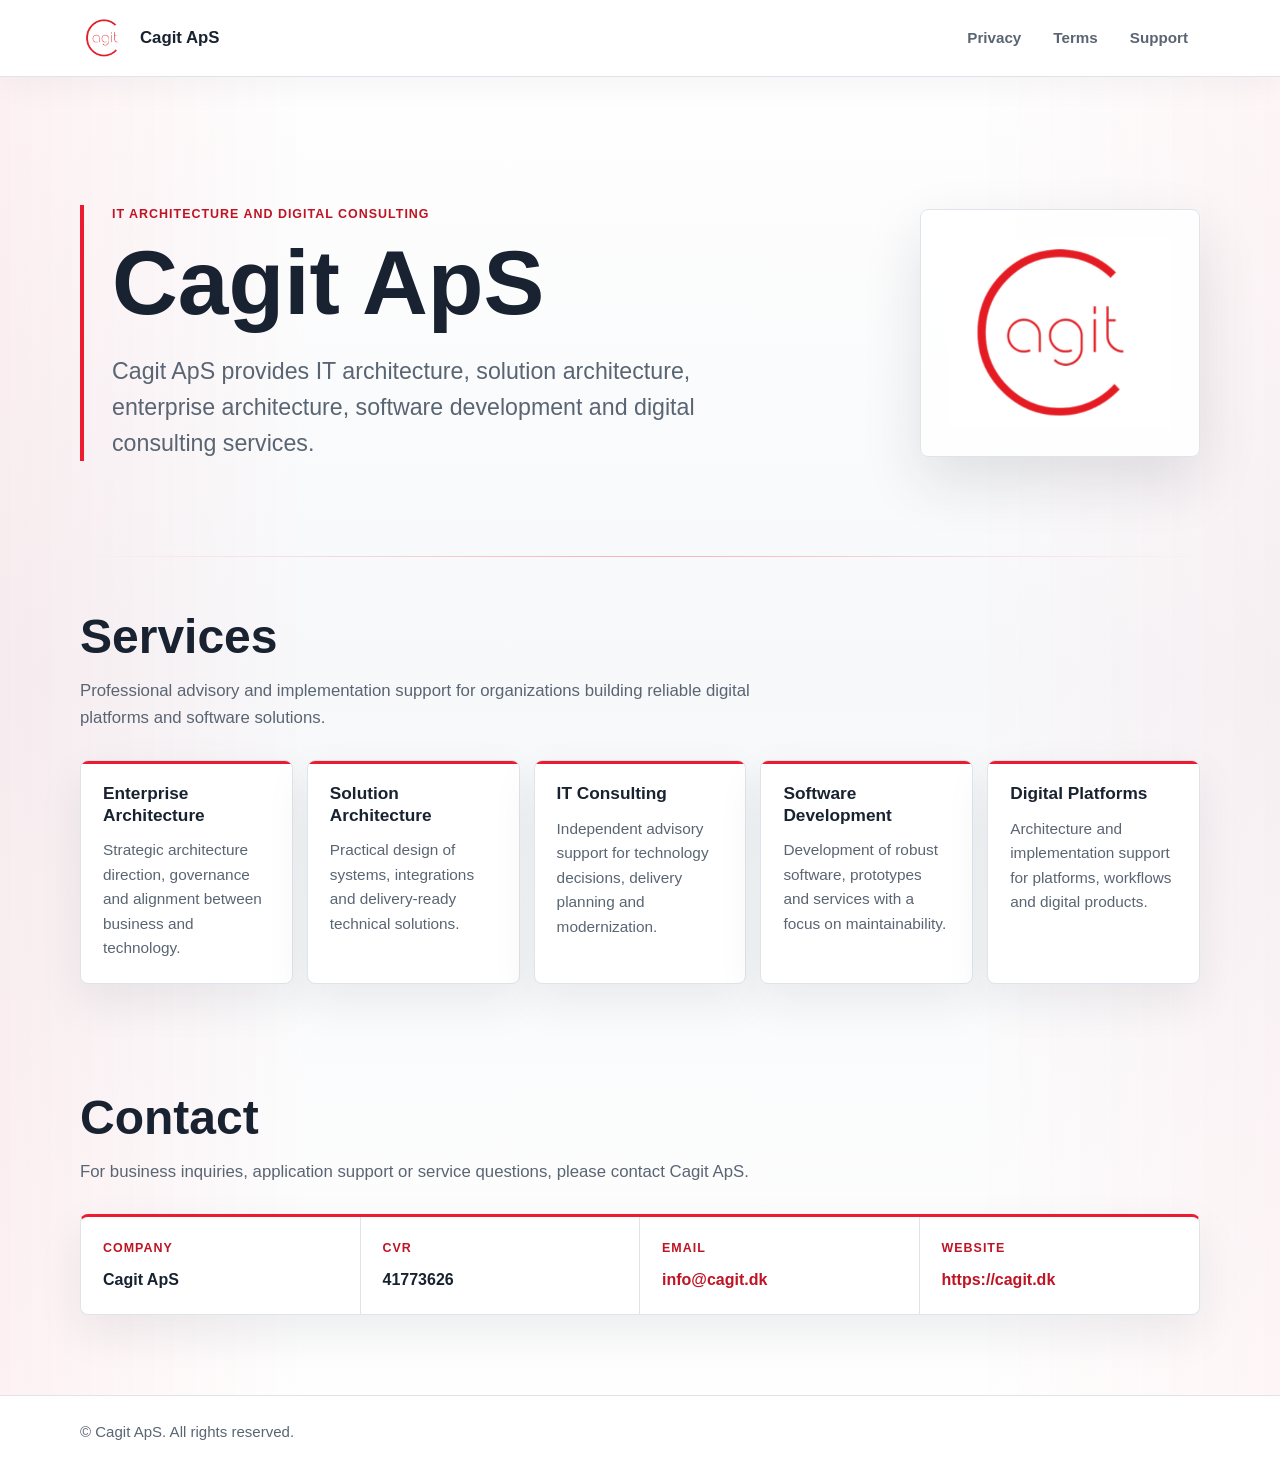
<file: index.html>
<!doctype html>
<html lang="en">
  <head>
    <meta charset="utf-8">
    <meta name="viewport" content="width=device-width, initial-scale=1">
    <meta
      name="description"
      content="Cagit ApS provides IT architecture, solution architecture, enterprise architecture, software development and digital consulting services."
    >
    <title>Cagit ApS | IT Architecture and Digital Consulting</title>
    <link rel="stylesheet" href="styles.css">
  </head>
  <body>
    <header class="site-header">
      <nav class="nav" aria-label="Primary navigation">
        <a class="brand" href="index.html" aria-label="Cagit ApS home">
          <img class="brand-logo" src="assets/logo.png" alt="Cagit ApS logo">
          <span>Cagit ApS</span>
        </a>
        <div class="nav-links">
          <a href="privacy.html">Privacy</a>
          <a href="terms.html">Terms</a>
          <a href="support.html">Support</a>
        </div>
      </nav>
    </header>

    <main>
      <section class="hero">
        <div class="hero-copy">
          <p class="eyebrow">IT Architecture and Digital Consulting</p>
          <h1>Cagit ApS</h1>
          <p class="lead">
            Cagit ApS provides IT architecture, solution architecture, enterprise
            architecture, software development and digital consulting services.
          </p>
        </div>
        <img class="hero-logo" src="assets/logo.png" alt="" aria-hidden="true">
      </section>

      <section class="section" aria-labelledby="services-title">
        <div class="section-header">
          <h2 id="services-title">Services</h2>
          <p>
            Professional advisory and implementation support for organizations
            building reliable digital platforms and software solutions.
          </p>
        </div>

        <div class="service-grid">
          <article class="service-card">
            <h3>Enterprise Architecture</h3>
            <p>Strategic architecture direction, governance and alignment between business and technology.</p>
          </article>
          <article class="service-card">
            <h3>Solution Architecture</h3>
            <p>Practical design of systems, integrations and delivery-ready technical solutions.</p>
          </article>
          <article class="service-card">
            <h3>IT Consulting</h3>
            <p>Independent advisory support for technology decisions, delivery planning and modernization.</p>
          </article>
          <article class="service-card">
            <h3>Software Development</h3>
            <p>Development of robust software, prototypes and services with a focus on maintainability.</p>
          </article>
          <article class="service-card">
            <h3>Digital Platforms</h3>
            <p>Architecture and implementation support for platforms, workflows and digital products.</p>
          </article>
        </div>
      </section>

      <section class="section contact-section" aria-labelledby="contact-title">
        <div class="section-header">
          <h2 id="contact-title">Contact</h2>
          <p>For business inquiries, application support or service questions, please contact Cagit ApS.</p>
        </div>

        <dl class="contact-list">
          <div>
            <dt>Company</dt>
            <dd>Cagit ApS</dd>
          </div>
          <div>
            <dt>CVR</dt>
            <dd>41773626</dd>
          </div>
          <div>
            <dt>Email</dt>
            <dd><a href="mailto:info@cagit.dk">info@cagit.dk</a></dd>
          </div>
          <div>
            <dt>Website</dt>
            <dd><a href="https://cagit.dk">https://cagit.dk</a></dd>
          </div>
        </dl>
      </section>
    </main>

    <footer class="site-footer">
      <p>© Cagit ApS. All rights reserved.</p>
    </footer>
  </body>
</html>
</file>
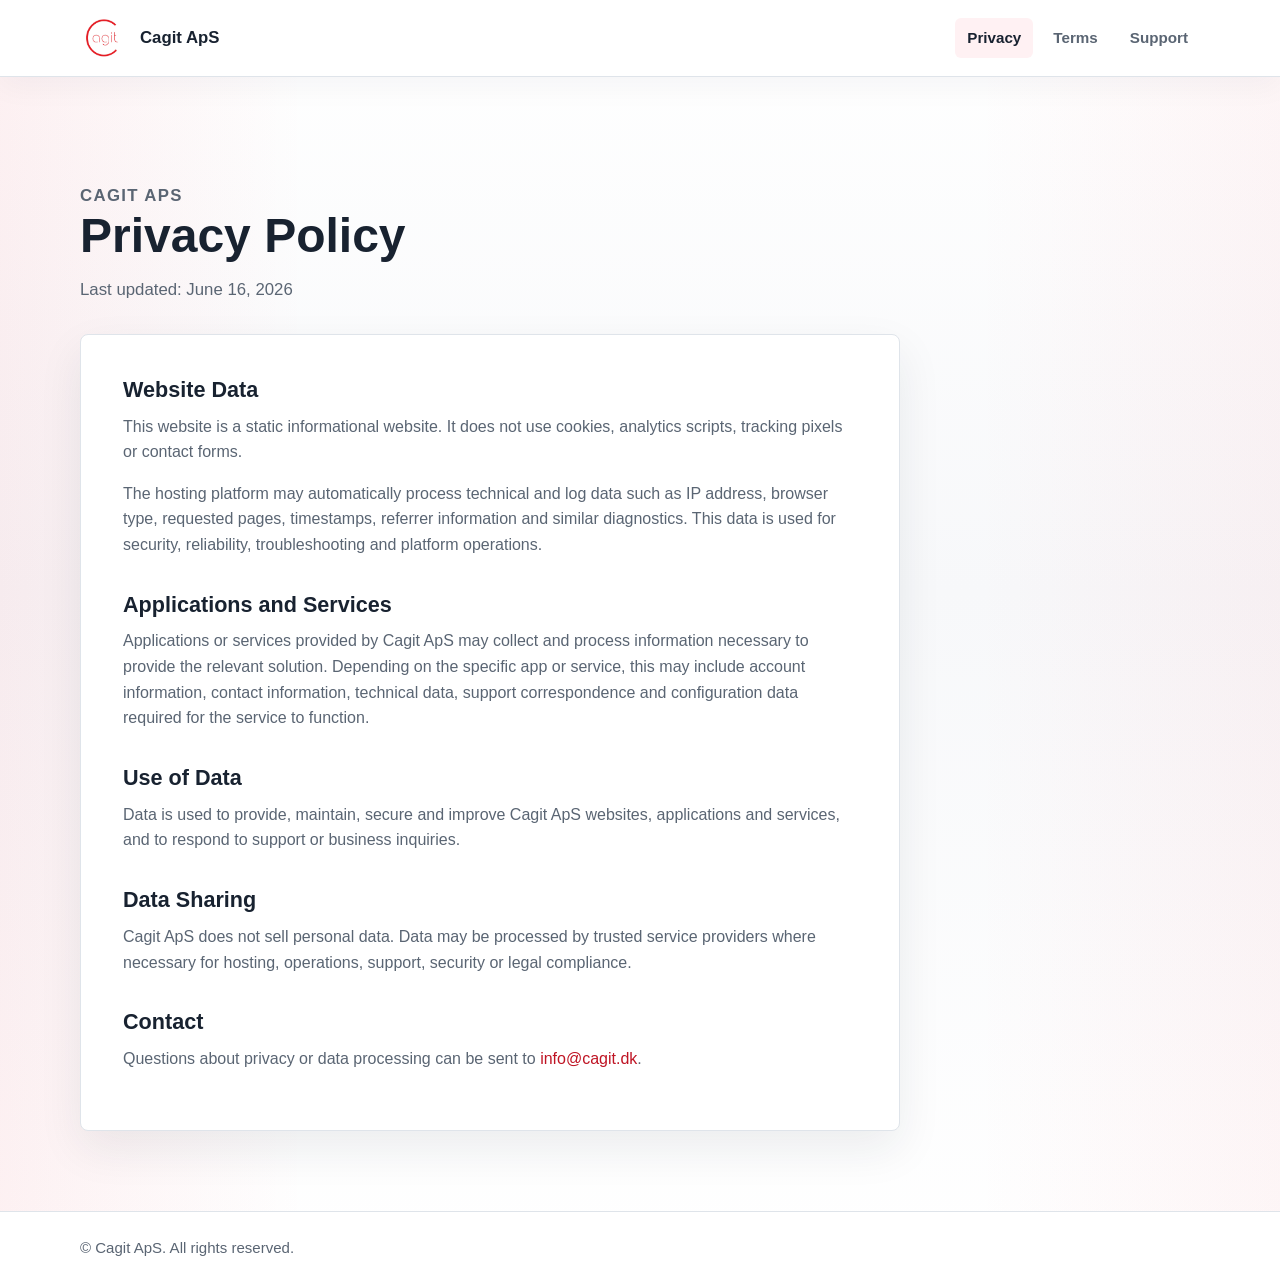
<file: privacy.html>
<!doctype html>
<html lang="en">
  <head>
    <meta charset="utf-8">
    <meta name="viewport" content="width=device-width, initial-scale=1">
    <meta name="description" content="Privacy Policy for Cagit ApS.">
    <title>Privacy Policy | Cagit ApS</title>
    <link rel="stylesheet" href="styles.css">
  </head>
  <body>
    <header class="site-header">
      <nav class="nav" aria-label="Primary navigation">
        <a class="brand" href="index.html" aria-label="Cagit ApS home">
          <img class="brand-logo" src="assets/logo.png" alt="Cagit ApS logo">
          <span>Cagit ApS</span>
        </a>
        <div class="nav-links">
          <a aria-current="page" href="privacy.html">Privacy</a>
          <a href="terms.html">Terms</a>
          <a href="support.html">Support</a>
        </div>
      </nav>
    </header>

    <main class="legal-page">
      <section class="page-title">
        <p class="eyebrow">Cagit ApS</p>
        <h1>Privacy Policy</h1>
        <p>Last updated: June 16, 2026</p>
      </section>

      <section class="legal-content">
        <h2>Website Data</h2>
        <p>
          This website is a static informational website. It does not use cookies,
          analytics scripts, tracking pixels or contact forms.
        </p>
        <p>
          The hosting platform may automatically process technical and log data
          such as IP address, browser type, requested pages, timestamps, referrer
          information and similar diagnostics. This data is used for security,
          reliability, troubleshooting and platform operations.
        </p>

        <h2>Applications and Services</h2>
        <p>
          Applications or services provided by Cagit ApS may collect and process
          information necessary to provide the relevant solution. Depending on the
          specific app or service, this may include account information, contact
          information, technical data, support correspondence and configuration
          data required for the service to function.
        </p>

        <h2>Use of Data</h2>
        <p>
          Data is used to provide, maintain, secure and improve Cagit ApS websites,
          applications and services, and to respond to support or business inquiries.
        </p>

        <h2>Data Sharing</h2>
        <p>
          Cagit ApS does not sell personal data. Data may be processed by trusted
          service providers where necessary for hosting, operations, support,
          security or legal compliance.
        </p>

        <h2>Contact</h2>
        <p>
          Questions about privacy or data processing can be sent to
          <a href="mailto:info@cagit.dk">info@cagit.dk</a>.
        </p>
      </section>
    </main>

    <footer class="site-footer">
      <p>© Cagit ApS. All rights reserved.</p>
    </footer>
  </body>
</html>
</file>
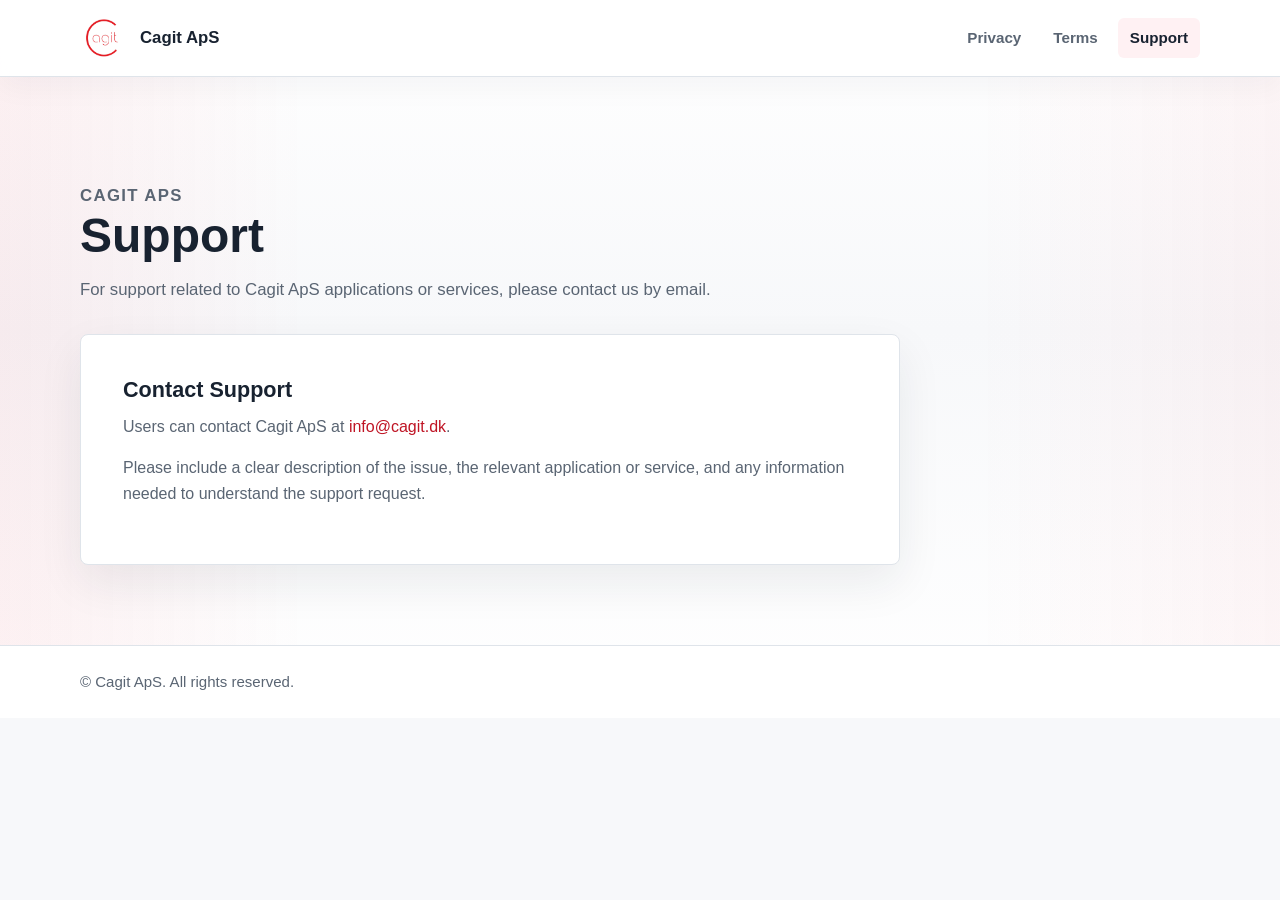
<file: support.html>
<!doctype html>
<html lang="en">
  <head>
    <meta charset="utf-8">
    <meta name="viewport" content="width=device-width, initial-scale=1">
    <meta name="description" content="Support information for Cagit ApS applications and services.">
    <title>Support | Cagit ApS</title>
    <link rel="stylesheet" href="styles.css">
  </head>
  <body>
    <header class="site-header">
      <nav class="nav" aria-label="Primary navigation">
        <a class="brand" href="index.html" aria-label="Cagit ApS home">
          <img class="brand-logo" src="assets/logo.png" alt="Cagit ApS logo">
          <span>Cagit ApS</span>
        </a>
        <div class="nav-links">
          <a href="privacy.html">Privacy</a>
          <a href="terms.html">Terms</a>
          <a aria-current="page" href="support.html">Support</a>
        </div>
      </nav>
    </header>

    <main class="legal-page">
      <section class="page-title">
        <p class="eyebrow">Cagit ApS</p>
        <h1>Support</h1>
        <p>For support related to Cagit ApS applications or services, please contact us by email.</p>
      </section>

      <section class="legal-content">
        <h2>Contact Support</h2>
        <p>
          Users can contact Cagit ApS at
          <a href="mailto:info@cagit.dk">info@cagit.dk</a>.
        </p>
        <p>
          Please include a clear description of the issue, the relevant application
          or service, and any information needed to understand the support request.
        </p>
      </section>
    </main>

    <footer class="site-footer">
      <p>© Cagit ApS. All rights reserved.</p>
    </footer>
  </body>
</html>
</file>
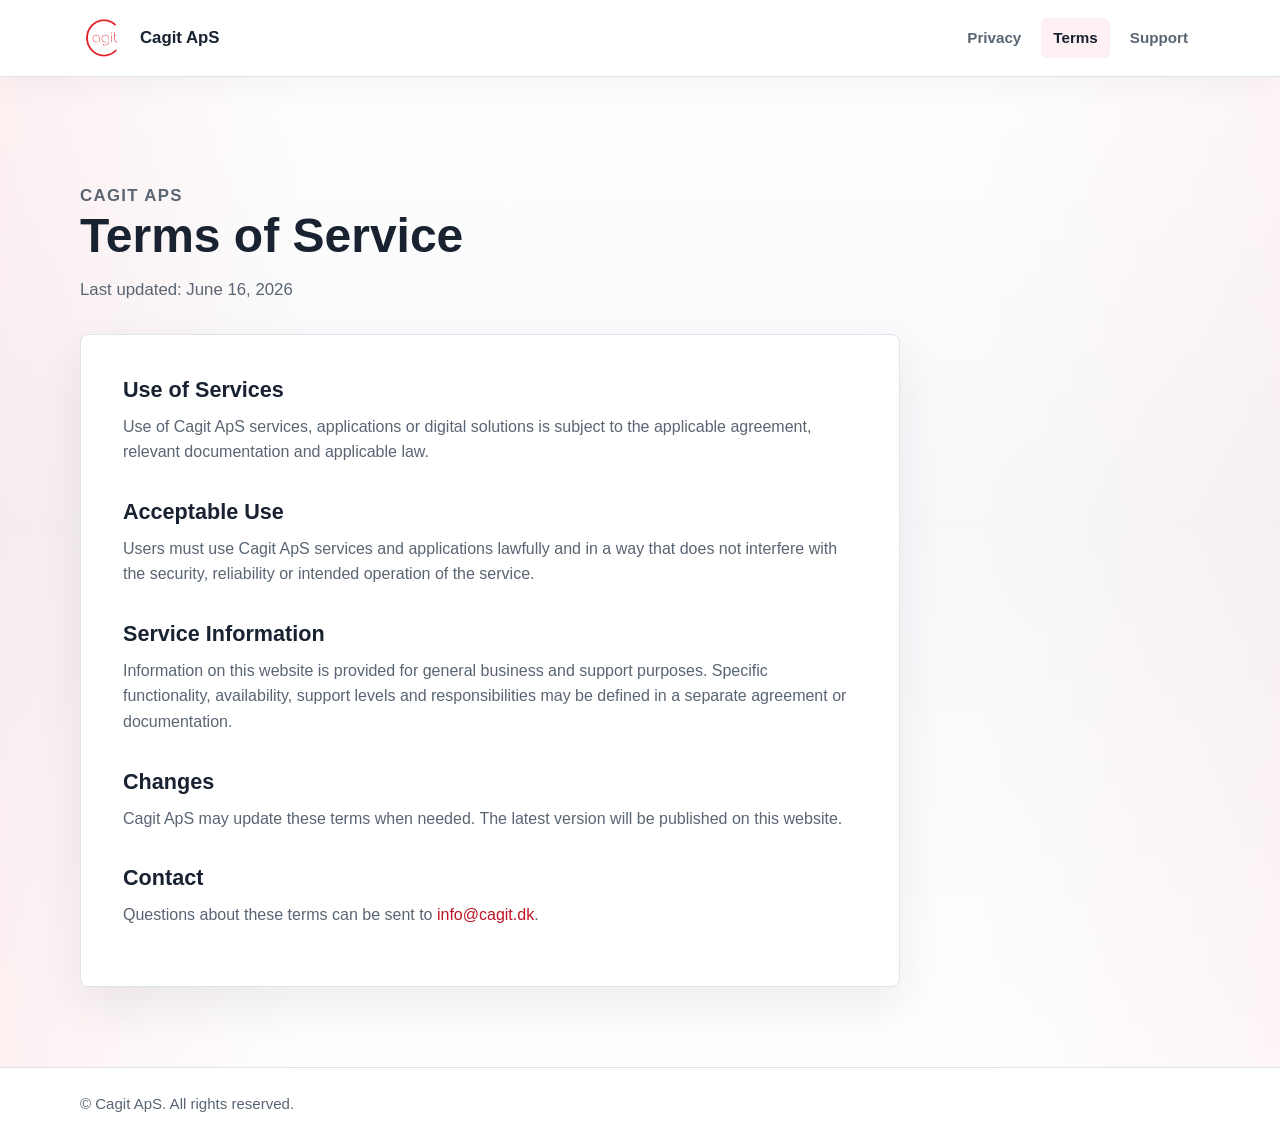
<file: terms.html>
<!doctype html>
<html lang="en">
  <head>
    <meta charset="utf-8">
    <meta name="viewport" content="width=device-width, initial-scale=1">
    <meta name="description" content="Terms of Service for Cagit ApS applications and services.">
    <title>Terms of Service | Cagit ApS</title>
    <link rel="stylesheet" href="styles.css">
  </head>
  <body>
    <header class="site-header">
      <nav class="nav" aria-label="Primary navigation">
        <a class="brand" href="index.html" aria-label="Cagit ApS home">
          <img class="brand-logo" src="assets/logo.png" alt="Cagit ApS logo">
          <span>Cagit ApS</span>
        </a>
        <div class="nav-links">
          <a href="privacy.html">Privacy</a>
          <a aria-current="page" href="terms.html">Terms</a>
          <a href="support.html">Support</a>
        </div>
      </nav>
    </header>

    <main class="legal-page">
      <section class="page-title">
        <p class="eyebrow">Cagit ApS</p>
        <h1>Terms of Service</h1>
        <p>Last updated: June 16, 2026</p>
      </section>

      <section class="legal-content">
        <h2>Use of Services</h2>
        <p>
          Use of Cagit ApS services, applications or digital solutions is subject
          to the applicable agreement, relevant documentation and applicable law.
        </p>

        <h2>Acceptable Use</h2>
        <p>
          Users must use Cagit ApS services and applications lawfully and in a way
          that does not interfere with the security, reliability or intended
          operation of the service.
        </p>

        <h2>Service Information</h2>
        <p>
          Information on this website is provided for general business and support
          purposes. Specific functionality, availability, support levels and
          responsibilities may be defined in a separate agreement or documentation.
        </p>

        <h2>Changes</h2>
        <p>
          Cagit ApS may update these terms when needed. The latest version will be
          published on this website.
        </p>

        <h2>Contact</h2>
        <p>
          Questions about these terms can be sent to
          <a href="mailto:info@cagit.dk">info@cagit.dk</a>.
        </p>
      </section>
    </main>

    <footer class="site-footer">
      <p>© Cagit ApS. All rights reserved.</p>
    </footer>
  </body>
</html>
</file>
<file: styles.css>
:root {
  --background: #f7f8fa;
  --surface: #ffffff;
  --surface-muted: #f1f3f6;
  --text: #182230;
  --muted: #5a6573;
  --border: #dfe4ea;
  --accent: #ed1b2f;
  --accent-dark: #bf1424;
  --accent-soft: #fff1f3;
  --shadow: 0 18px 45px rgba(24, 34, 48, 0.08);
  --shadow-strong: 0 24px 60px rgba(24, 34, 48, 0.12);
}

* {
  box-sizing: border-box;
}

html {
  background: var(--background);
}

body {
  margin: 0;
  color: var(--text);
  font-family: -apple-system, BlinkMacSystemFont, "Segoe UI", Roboto, Helvetica, Arial, sans-serif;
  line-height: 1.6;
  background:
    linear-gradient(90deg, rgba(237, 27, 47, 0.06), transparent 24%, transparent 76%, rgba(237, 27, 47, 0.04)),
    linear-gradient(180deg, #ffffff 0%, var(--background) 46%, #ffffff 100%);
}

a {
  color: var(--accent-dark);
  text-decoration: none;
}

a:hover {
  text-decoration: underline;
}

.site-header {
  position: sticky;
  top: 0;
  z-index: 10;
  background: rgba(255, 255, 255, 0.94);
  border-bottom: 1px solid var(--border);
  box-shadow: 0 10px 30px rgba(24, 34, 48, 0.04);
  backdrop-filter: blur(12px);
}

.nav {
  display: flex;
  align-items: center;
  justify-content: space-between;
  gap: 24px;
  width: min(1120px, calc(100% - 40px));
  margin: 0 auto;
  padding: 14px 0;
}

.brand {
  display: inline-flex;
  align-items: center;
  gap: 12px;
  min-width: 0;
  color: var(--text);
  font-size: 1.05rem;
  font-weight: 700;
}

.brand:hover {
  text-decoration: none;
}

.brand-logo {
  width: 48px;
  height: 48px;
  object-fit: contain;
}

.nav-links {
  display: flex;
  align-items: center;
  justify-content: flex-end;
  gap: 8px;
  flex-wrap: wrap;
}

.nav-links a {
  display: inline-flex;
  align-items: center;
  min-height: 40px;
  padding: 8px 12px;
  border-radius: 6px;
  color: var(--muted);
  font-size: 0.95rem;
  font-weight: 600;
}

.nav-links a:hover,
.nav-links a[aria-current="page"] {
  color: var(--text);
  background: var(--accent-soft);
  text-decoration: none;
}

.hero {
  position: relative;
  display: grid;
  grid-template-columns: minmax(0, 1fr) minmax(180px, 300px);
  align-items: center;
  gap: clamp(28px, 6vw, 72px);
  width: min(1120px, calc(100% - 40px));
  margin: 0 auto;
  padding: clamp(72px, 10vw, 128px) 0 clamp(54px, 8vw, 96px);
}

.hero::after {
  position: absolute;
  right: 0;
  bottom: 0;
  left: 0;
  height: 1px;
  background: linear-gradient(90deg, transparent, rgba(237, 27, 47, 0.32), transparent);
  content: "";
}

.hero-copy {
  max-width: 760px;
  padding-left: clamp(18px, 3vw, 28px);
  border-left: 4px solid var(--accent);
}

.eyebrow {
  margin: 0 0 14px;
  color: var(--accent-dark);
  font-size: 0.78rem;
  font-weight: 800;
  letter-spacing: 0.08em;
  text-transform: uppercase;
}

h1,
h2,
h3,
p {
  overflow-wrap: anywhere;
}

h1 {
  margin: 0;
  font-size: clamp(3rem, 8vw, 5.7rem);
  line-height: 0.95;
  letter-spacing: 0;
}

.lead {
  max-width: 680px;
  margin: 28px 0 0;
  color: var(--muted);
  font-size: clamp(1.15rem, 2.1vw, 1.45rem);
  line-height: 1.55;
}

.hero-logo {
  justify-self: end;
  width: min(100%, 280px);
  height: auto;
  padding: 28px;
  background: rgba(255, 255, 255, 0.88);
  border: 1px solid var(--border);
  border-radius: 8px;
  box-shadow: var(--shadow-strong);
}

.section,
.legal-page {
  width: min(1120px, calc(100% - 40px));
  margin: 0 auto;
}

.section {
  padding: 54px 0;
}

.section-header {
  max-width: 720px;
  margin-bottom: 28px;
}

.section-header h2,
.page-title h1 {
  margin: 0;
  font-size: clamp(2rem, 4vw, 3rem);
  line-height: 1.1;
  letter-spacing: 0;
}

.section-header p,
.page-title p {
  margin: 14px 0 0;
  color: var(--muted);
  font-size: 1.05rem;
}

.service-grid {
  display: grid;
  grid-template-columns: repeat(5, minmax(0, 1fr));
  gap: 14px;
}

.service-card,
.contact-list,
.legal-content {
  background: var(--surface);
  border: 1px solid var(--border);
  border-radius: 8px;
  box-shadow: var(--shadow);
}

.service-card {
  position: relative;
  overflow: hidden;
  min-height: 210px;
  padding: 22px;
  transition: transform 160ms ease, box-shadow 160ms ease, border-color 160ms ease;
}

.service-card::before {
  position: absolute;
  top: 0;
  right: 0;
  left: 0;
  height: 3px;
  background: var(--accent);
  content: "";
}

.service-card:hover {
  border-color: rgba(237, 27, 47, 0.28);
  box-shadow: var(--shadow-strong);
  transform: translateY(-2px);
}

.service-card h3 {
  margin: 0 0 12px;
  font-size: 1.08rem;
  line-height: 1.25;
}

.service-card p {
  margin: 0;
  color: var(--muted);
  font-size: 0.96rem;
}

.contact-section {
  padding-bottom: 80px;
}

.contact-list {
  display: grid;
  grid-template-columns: repeat(4, minmax(0, 1fr));
  margin: 0;
  overflow: hidden;
  border-top: 3px solid var(--accent);
}

.contact-list div {
  padding: 22px;
  border-right: 1px solid var(--border);
}

.contact-list div:last-child {
  border-right: 0;
}

.contact-list dt {
  color: var(--accent-dark);
  font-size: 0.78rem;
  font-weight: 800;
  letter-spacing: 0.08em;
  text-transform: uppercase;
}

.contact-list dd {
  margin: 8px 0 0;
  font-weight: 700;
}

.legal-page {
  padding: clamp(56px, 8vw, 92px) 0 80px;
}

.page-title {
  max-width: 760px;
  margin-bottom: 30px;
}

.legal-content {
  max-width: 820px;
  padding: clamp(26px, 4vw, 42px);
}

.legal-content h2 {
  margin: 34px 0 10px;
  font-size: 1.35rem;
  line-height: 1.25;
}

.legal-content h2:first-child {
  margin-top: 0;
}

.legal-content p {
  margin: 0 0 16px;
  color: var(--muted);
}

.site-footer {
  border-top: 1px solid var(--border);
  background: var(--surface);
}

.site-footer p {
  width: min(1120px, calc(100% - 40px));
  margin: 0 auto;
  padding: 24px 0;
  color: var(--muted);
  font-size: 0.94rem;
}

@media (max-width: 980px) {
  .service-grid {
    grid-template-columns: repeat(2, minmax(0, 1fr));
  }

  .contact-list {
    grid-template-columns: repeat(2, minmax(0, 1fr));
  }

  .contact-list div {
    border-right: 1px solid var(--border);
    border-bottom: 1px solid var(--border);
  }

  .contact-list div:nth-child(2n) {
    border-right: 0;
  }

  .contact-list div:nth-last-child(-n+2) {
    border-bottom: 0;
  }
}

@media (max-width: 720px) {
  .nav {
    align-items: flex-start;
    flex-direction: column;
    gap: 12px;
    width: min(100% - 28px, 1120px);
  }

  .nav-links {
    width: 100%;
    justify-content: flex-start;
  }

  .hero {
    grid-template-columns: 1fr;
    width: min(100% - 28px, 1120px);
    padding-top: 54px;
  }

  .hero-logo {
    justify-self: start;
    width: 150px;
  }

  .section,
  .legal-page,
  .site-footer p {
    width: min(100% - 28px, 1120px);
  }

  .section {
    padding: 42px 0;
  }

  .service-grid,
  .contact-list {
    grid-template-columns: 1fr;
  }

  .service-card {
    min-height: auto;
  }

  .contact-list div,
  .contact-list div:nth-child(2n),
  .contact-list div:nth-last-child(-n+2) {
    border-right: 0;
    border-bottom: 1px solid var(--border);
  }

  .contact-list div:last-child {
    border-bottom: 0;
  }
}
</file>
